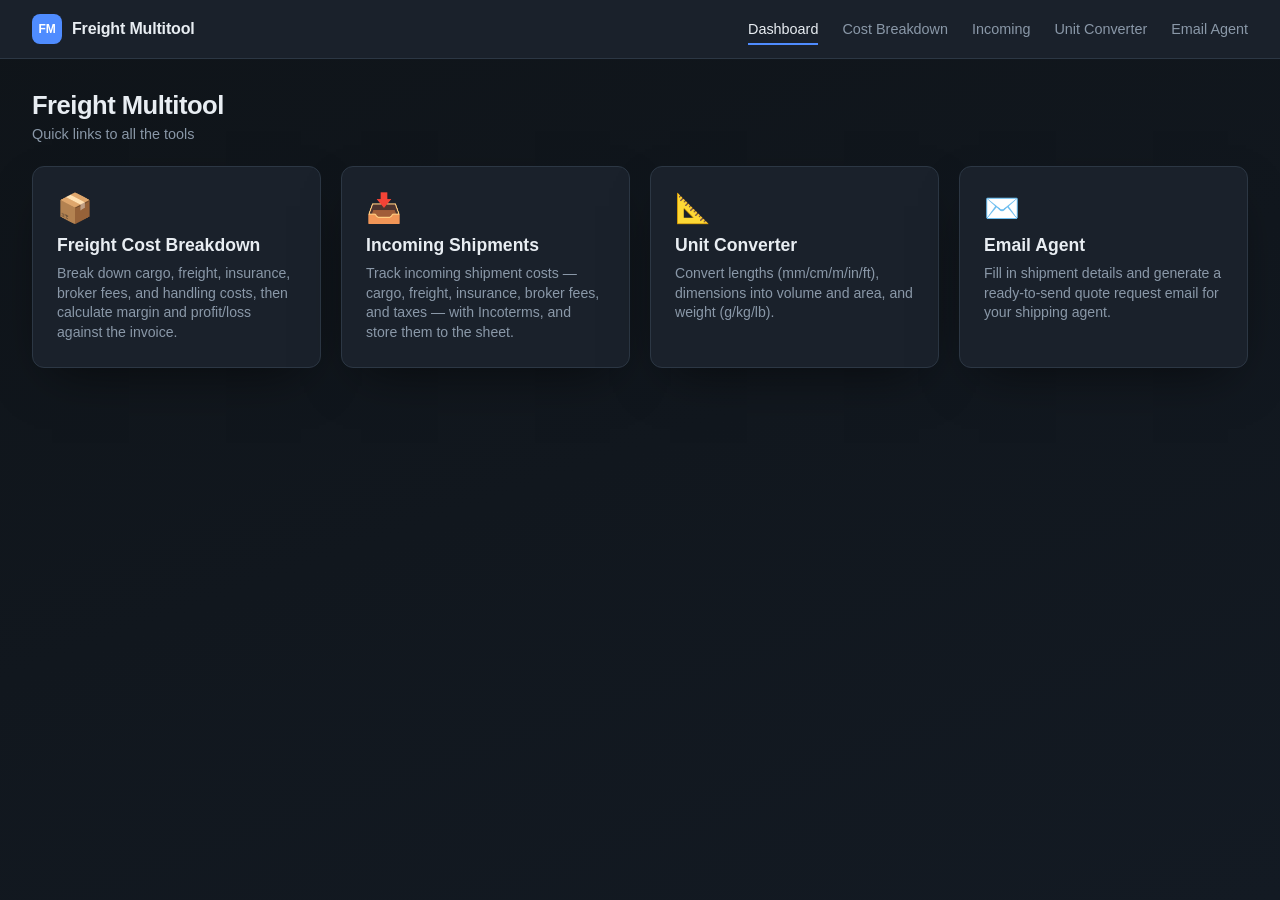
<file: index.html>
<!DOCTYPE html>
<html lang="en">
<head>
<meta charset="UTF-8">
<meta name="viewport" content="width=device-width, initial-scale=1.0">
<title>Freight Multitool</title>
<link rel="stylesheet" href="style.css?v=4">
</head>
<body>
  <nav class="navbar">
    <div class="navbar-brand">
      <a href="index.html" class="navbar-brand-link">
        <span class="navbar-logo">FM</span>
        <span>Freight Multitool</span>
      </a>
    </div>
    <ul class="navbar-links">
      <li><a href="index.html" class="active">Dashboard</a></li>
      <li><a href="freight.html">Cost Breakdown</a></li>
      <li><a href="incoming.html">Incoming</a></li>
      <li><a href="convert.html">Unit Converter</a></li>
      <li><a href="email.html">Email Agent</a></li>
    </ul>
  </nav>

  <div class="app">
    <header class="app-header">
      <h1>Freight Multitool</h1>
      <p class="subtitle">Quick links to all the tools</p>
    </header>

    <section class="dashboard-grid">
      <a href="freight.html" class="dash-card">
        <span class="dash-card-icon">📦</span>
        <h2>Freight Cost Breakdown</h2>
        <p>Break down cargo, freight, insurance, broker fees, and handling costs, then calculate margin and profit/loss against the invoice.</p>
      </a>

      <a href="incoming.html" class="dash-card">
        <span class="dash-card-icon">📥</span>
        <h2>Incoming Shipments</h2>
        <p>Track incoming shipment costs — cargo, freight, insurance, broker fees, and taxes — with Incoterms, and store them to the sheet.</p>
      </a>

      <a href="convert.html" class="dash-card">
        <span class="dash-card-icon">📐</span>
        <h2>Unit Converter</h2>
        <p>Convert lengths (mm/cm/m/in/ft), dimensions into volume and area, and weight (g/kg/lb).</p>
      </a>

      <a href="email.html" class="dash-card">
        <span class="dash-card-icon">✉️</span>
        <h2>Email Agent</h2>
        <p>Fill in shipment details and generate a ready-to-send quote request email for your shipping agent.</p>
      </a>
    </section>
  </div>
</body>
</html>
</file>
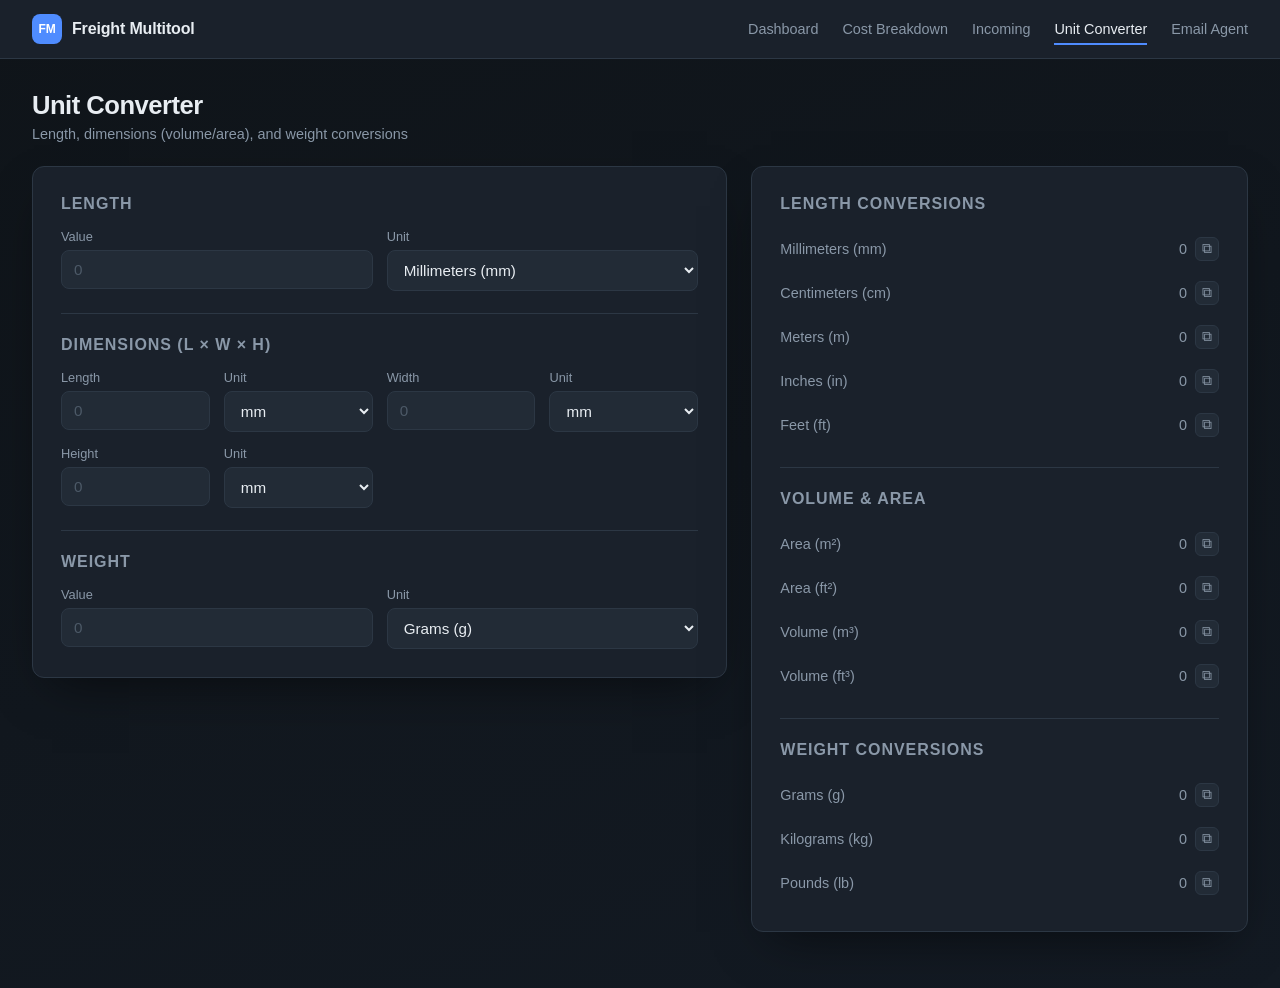
<file: convert.html>
<!DOCTYPE html>
<html lang="en">
<head>
<meta charset="UTF-8">
<meta name="viewport" content="width=device-width, initial-scale=1.0">
<title>Unit Converter</title>
<link rel="stylesheet" href="style.css?v=4">
</head>
<body>
  <nav class="navbar">
    <div class="navbar-brand">
      <a href="index.html" class="navbar-brand-link">
        <span class="navbar-logo">FM</span>
        <span>Freight Multitool</span>
      </a>
    </div>
    <ul class="navbar-links">
      <li><a href="index.html">Dashboard</a></li>
      <li><a href="freight.html">Cost Breakdown</a></li>
      <li><a href="incoming.html">Incoming</a></li>
      <li><a href="convert.html" class="active">Unit Converter</a></li>
      <li><a href="email.html">Email Agent</a></li>
    </ul>
  </nav>

  <div class="app">
    <header class="app-header">
      <h1>Unit Converter</h1>
      <p class="subtitle">Length, dimensions (volume/area), and weight conversions</p>
    </header>

    <main class="layout">
      <section class="card form-card">
        <h2 class="section-title">Length</h2>
        <section class="field-group">
          <div class="field">
            <label for="lengthValue">Value</label>
            <input type="number" id="lengthValue" step="any" placeholder="0">
          </div>
          <div class="field">
            <label for="lengthUnit">Unit</label>
            <select id="lengthUnit">
              <option value="mm">Millimeters (mm)</option>
              <option value="cm">Centimeters (cm)</option>
              <option value="m">Meters (m)</option>
              <option value="in">Inches (in)</option>
              <option value="ft">Feet (ft)</option>
            </select>
          </div>
        </section>

        <hr class="divider">

        <h2 class="section-title">Dimensions (L × W × H)</h2>
        <section class="field-group three-col">
          <div class="field">
            <label for="dimLength">Length</label>
            <input type="number" id="dimLength" step="any" placeholder="0">
          </div>
          <div class="field">
            <label for="dimLengthUnit">Unit</label>
            <select id="dimLengthUnit" class="dim-unit">
              <option value="mm">mm</option>
              <option value="cm">cm</option>
              <option value="m">m</option>
              <option value="in">in</option>
              <option value="ft">ft</option>
            </select>
          </div>
          <div class="field">
            <label for="dimWidth">Width</label>
            <input type="number" id="dimWidth" step="any" placeholder="0">
          </div>
          <div class="field">
            <label for="dimWidthUnit">Unit</label>
            <select id="dimWidthUnit" class="dim-unit">
              <option value="mm">mm</option>
              <option value="cm">cm</option>
              <option value="m">m</option>
              <option value="in">in</option>
              <option value="ft">ft</option>
            </select>
          </div>
          <div class="field">
            <label for="dimHeight">Height</label>
            <input type="number" id="dimHeight" step="any" placeholder="0">
          </div>
          <div class="field">
            <label for="dimHeightUnit">Unit</label>
            <select id="dimHeightUnit" class="dim-unit">
              <option value="mm">mm</option>
              <option value="cm">cm</option>
              <option value="m">m</option>
              <option value="in">in</option>
              <option value="ft">ft</option>
            </select>
          </div>
        </section>

        <hr class="divider">

        <h2 class="section-title">Weight</h2>
        <section class="field-group">
          <div class="field">
            <label for="weightValue">Value</label>
            <input type="number" id="weightValue" step="any" placeholder="0">
          </div>
          <div class="field">
            <label for="weightUnit">Unit</label>
            <select id="weightUnit">
              <option value="g">Grams (g)</option>
              <option value="kg">Kilograms (kg)</option>
              <option value="lb">Pounds (lb)</option>
            </select>
          </div>
        </section>
      </section>

      <section class="card results-card">
        <h2 class="section-title">Length Conversions</h2>
        <section class="results" id="lengthResults"></section>

        <hr class="divider">

        <h2 class="section-title">Volume &amp; Area</h2>
        <section class="results" id="dimResults"></section>

        <hr class="divider">

        <h2 class="section-title">Weight Conversions</h2>
        <section class="results" id="weightResults"></section>
      </section>
    </main>
  </div>

  <script src="convert.js?v=1"></script>
</body>
</html>
</file>
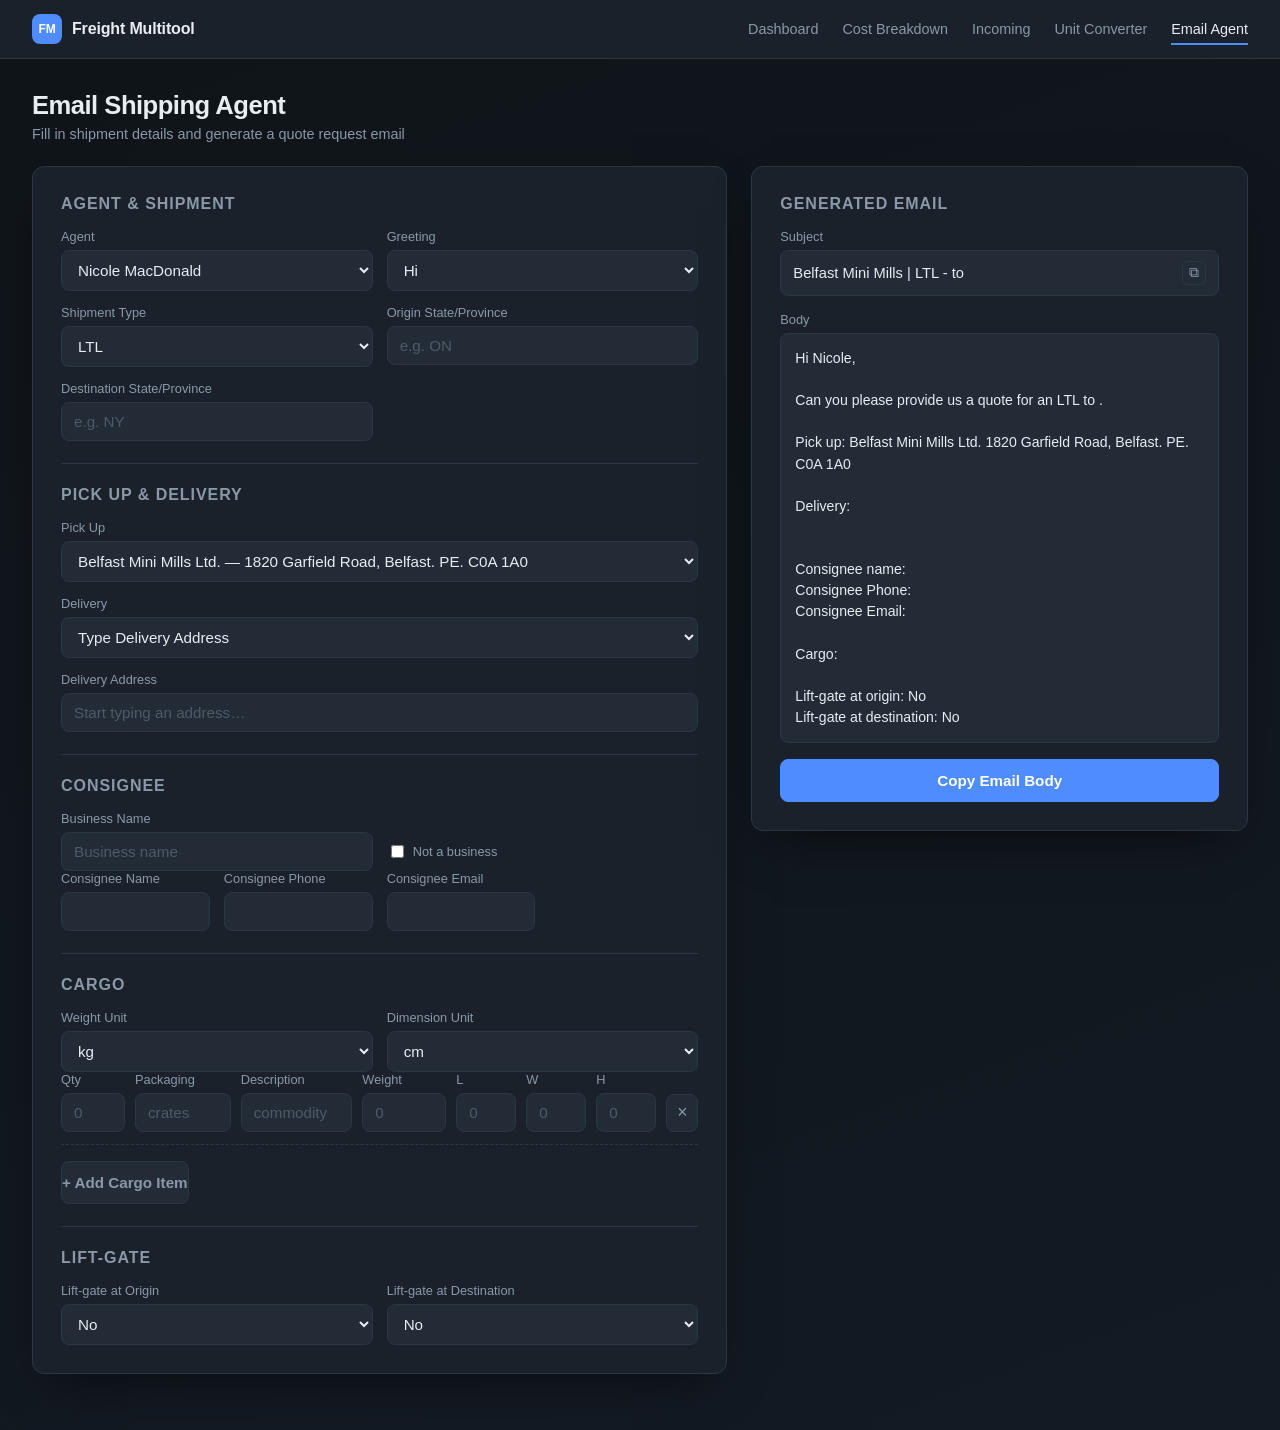
<file: email.html>
<!DOCTYPE html>
<html lang="en">
<head>
<meta charset="UTF-8">
<meta name="viewport" content="width=device-width, initial-scale=1.0">
<title>Email Shipping Agent</title>
<link rel="stylesheet" href="style.css?v=7">
</head>
<body>
  <nav class="navbar">
    <div class="navbar-brand">
      <a href="index.html" class="navbar-brand-link">
        <span class="navbar-logo">FM</span>
        <span>Freight Multitool</span>
      </a>
    </div>
    <ul class="navbar-links">
      <li><a href="index.html">Dashboard</a></li>
      <li><a href="freight.html">Cost Breakdown</a></li>
      <li><a href="incoming.html">Incoming</a></li>
      <li><a href="convert.html">Unit Converter</a></li>
      <li><a href="email.html" class="active">Email Agent</a></li>
    </ul>
  </nav>

  <div class="app">
    <header class="app-header">
      <h1>Email Shipping Agent</h1>
      <p class="subtitle">Fill in shipment details and generate a quote request email</p>
    </header>

    <main class="layout">
      <section class="card form-card">
        <h2 class="section-title">Agent &amp; Shipment</h2>
        <section class="field-group">
          <div class="field">
            <label for="agentSelect">Agent</label>
            <select id="agentSelect">
              <option value="Nicole MacDonald">Nicole MacDonald</option>
              <option value="new">New Agent…</option>
            </select>
          </div>
          <div class="field" id="newAgentField" hidden>
            <label for="newAgentName">Agent Name</label>
            <input type="text" id="newAgentName" placeholder="Agent full name">
          </div>
          <div class="field">
            <label for="greeting">Greeting</label>
            <select id="greeting">
              <option value="Hi">Hi</option>
              <option value="Hello">Hello</option>
              <option value="Dear">Dear</option>
            </select>
          </div>
          <div class="field">
            <label for="shipmentType">Shipment Type</label>
            <select id="shipmentType">
              <option value="LTL">LTL</option>
              <option value="FTL">FTL</option>
              <option value="LCL">LCL</option>
              <option value="FCL">FCL</option>
            </select>
          </div>
          <div class="field">
            <label for="originState">Origin State/Province</label>
            <input type="text" id="originState" placeholder="e.g. ON">
          </div>
          <div class="field">
            <label for="destinationState">Destination State/Province</label>
            <input type="text" id="destinationState" placeholder="e.g. NY">
          </div>
        </section>

        <hr class="divider">

        <h2 class="section-title">Pick Up &amp; Delivery</h2>
        <section class="field-group">
          <div class="field full-width">
            <label for="pickupType">Pick Up</label>
            <select id="pickupType">
              <option value="0">Belfast Mini Mills Ltd. — 1820 Garfield Road, Belfast. PE. C0A 1A0</option>
              <option value="new">Type Pick Up Address</option>
            </select>
          </div>
          <div class="field full-width" id="newPickupField" hidden>
            <label for="newPickupAddress">Pick Up Address</label>
            <input type="text" id="newPickupAddress" class="address-autocomplete" autocomplete="off" placeholder="Start typing an address…">
          </div>

          <div class="field full-width">
            <label for="deliveryType">Delivery</label>
            <select id="deliveryType">
              <option value="new" selected>Type Delivery Address</option>
              <option value="0">Belfast Mini Mills Ltd. — 1820 Garfield Road, Belfast. PE. C0A 1A0</option>
              <option value="1">Belfast Mini Mills — 627 Greek River Rd, Murray River, PE C0A 1W0</option>
            </select>
          </div>
          <div class="field full-width" id="newDeliveryField" hidden>
            <label for="deliveryAddress">Delivery Address</label>
            <input type="text" id="deliveryAddress" class="address-autocomplete" autocomplete="off" placeholder="Start typing an address…">
          </div>
        </section>

        <hr class="divider">

        <h2 class="section-title">Consignee</h2>
        <section class="field-group">
          <div class="field">
            <label for="businessName">Business Name</label>
            <input type="text" id="businessName" placeholder="Business name">
          </div>
          <div class="field checkbox-field">
            <label class="check-label">
              <input type="checkbox" id="notABusiness">
              <span>Not a business</span>
            </label>
          </div>
        </section>
        <section class="field-group three-col">
          <div class="field">
            <label for="consigneeName">Consignee Name</label>
            <input type="text" id="consigneeName">
          </div>
          <div class="field">
            <label for="consigneePhone">Consignee Phone</label>
            <input type="text" id="consigneePhone">
          </div>
          <div class="field">
            <label for="consigneeEmail">Consignee Email</label>
            <input type="email" id="consigneeEmail">
          </div>
        </section>

        <hr class="divider">

        <h2 class="section-title">Cargo</h2>

        <!-- Itemized cargo — LTL / LCL / Air -->
        <div id="itemizedCargo">
          <section class="field-group">
            <div class="field">
              <label for="weightUnit">Weight Unit</label>
              <select id="weightUnit">
                <option value="kg">kg</option>
                <option value="lb">lb</option>
              </select>
            </div>
            <div class="field">
              <label for="dimUnit">Dimension Unit</label>
              <select id="dimUnit">
                <option value="cm">cm</option>
                <option value="in">in</option>
              </select>
            </div>
          </section>

          <div id="cargoItems"></div>

          <button type="button" id="addCargoBtn" class="btn btn-secondary add-cargo-btn">+ Add Cargo Item</button>
        </div>

        <!-- Bulk cargo — FTL / FCL -->
        <div id="bulkCargo" hidden>
          <section class="field-group">
            <div class="field full-width">
              <label for="bulkCommodity">Commodity</label>
              <input type="text" id="bulkCommodity">
            </div>
            <div class="field">
              <label for="bulkItems">Total # of Items</label>
              <input type="number" id="bulkItems" min="0" step="1" placeholder="0">
            </div>
            <div class="field">
              <label for="bulkSpace">Space</label>
              <input type="number" id="bulkSpace" min="0" step="any" placeholder="0">
            </div>
            <div class="field">
              <label for="bulkSpaceUnit">Space Unit</label>
              <select id="bulkSpaceUnit">
                <option value="sq ft">sq ft</option>
                <option value="m³">cubic meter (m³)</option>
              </select>
            </div>
            <div class="field">
              <label for="bulkWeight">Total Weight</label>
              <input type="number" id="bulkWeight" min="0" step="any" placeholder="0">
            </div>
            <div class="field">
              <label for="bulkWeightUnit">Weight Unit</label>
              <select id="bulkWeightUnit">
                <option value="kg">kg</option>
                <option value="lb">lb</option>
              </select>
            </div>
            <div class="field full-width" id="containerSizeField">
              <label for="containerSize">Container Size Required</label>
              <select id="containerSize">
                <option value="20' Standard">20' Standard</option>
                <option value="40' Standard">40' Standard</option>
                <option value="40' High Cube">40' High Cube</option>
                <option value="45' High Cube">45' High Cube</option>
              </select>
            </div>
          </section>
        </div>

        <hr class="divider">

        <h2 class="section-title">Lift-Gate</h2>
        <section class="field-group">
          <div class="field">
            <label for="liftgateOrigin">Lift-gate at Origin</label>
            <select id="liftgateOrigin">
              <option value="No">No</option>
              <option value="Yes">Yes</option>
            </select>
          </div>
          <div class="field">
            <label for="liftgateDestination">Lift-gate at Destination</label>
            <select id="liftgateDestination">
              <option value="No">No</option>
              <option value="Yes">Yes</option>
            </select>
          </div>
        </section>
      </section>

      <section class="card results-card">
        <h2 class="section-title">Generated Email</h2>

        <div class="field">
          <label>Subject</label>
          <div class="value-with-copy email-subject-row">
            <span id="emailSubject" class="email-subject"></span>
            <button type="button" class="copy-btn" id="copySubjectBtn" title="Copy subject">⧉</button>
          </div>
        </div>

        <div class="field" style="margin-top: 16px;">
          <label>Body</label>
          <pre id="emailBody" class="email-body"></pre>
        </div>

        <button type="button" id="copyBodyBtn" class="btn btn-primary copy-body-btn">Copy Email Body</button>
      </section>
    </main>
  </div>

  <script src="email.js?v=3"></script>
</body>
</html>
</file>
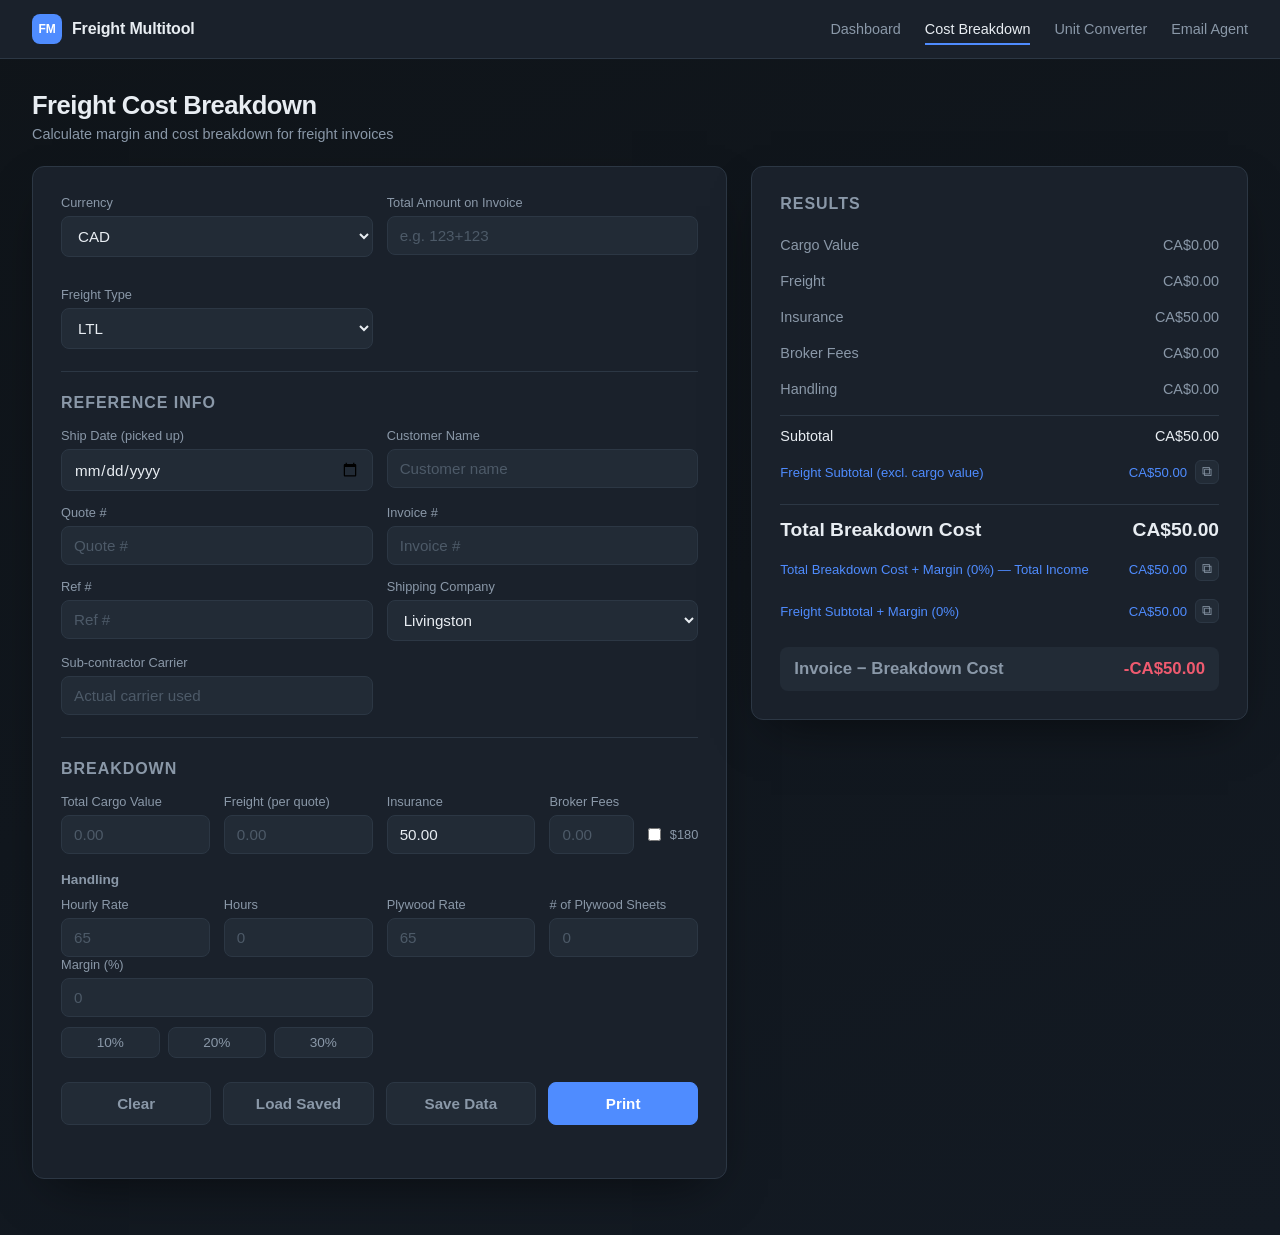
<file: freight.html>
<!DOCTYPE html>
<html lang="en">
<head>
<meta charset="UTF-8">
<meta name="viewport" content="width=device-width, initial-scale=1.0">
<title>Freight Cost Breakdown</title>
<link rel="stylesheet" href="style.css?v=8">
</head>
<body>
  <nav class="navbar">
    <div class="navbar-brand">
      <a href="index.html" class="navbar-brand-link">
        <span class="navbar-logo">FM</span>
        <span>Freight Multitool</span>
      </a>
    </div>
    <ul class="navbar-links">
      <li><a href="index.html">Dashboard</a></li>
      <li><a href="freight.html" class="active">Cost Breakdown</a></li>
      <li><a href="convert.html">Unit Converter</a></li>
      <li><a href="email.html">Email Agent</a></li>
    </ul>
  </nav>

  <div class="app">
    <header class="app-header">
      <h1>Freight Cost Breakdown</h1>
      <p class="subtitle">Calculate margin and cost breakdown for freight invoices</p>
    </header>

    <main class="layout">
      <section class="card form-card">
        <section class="field-group">
          <div class="field">
            <label for="currency">Currency</label>
            <select id="currency">
              <option value="CAD">CAD</option>
              <option value="USD">USD</option>
            </select>
          </div>
          <div class="field">
            <label for="invoiceTotal">Total Amount on Invoice</label>
            <input type="text" inputmode="decimal" id="invoiceTotal" placeholder="e.g. 123+123">
            <span class="calc-hint" id="invoiceTotalHint"></span>
          </div>
          <div class="field">
            <label for="freightType">Freight Type</label>
            <select id="freightType">
              <option value="LTL">LTL</option>
              <option value="FTL">FTL</option>
              <option value="LCL">LCL</option>
              <option value="FCL">FCL</option>
              <option value="Air">Air</option>
            </select>
          </div>
          <div class="field" id="exchangeRateField" hidden>
            <label for="exchangeRate">Exchange Rate (USD → CAD)</label>
            <input type="number" id="exchangeRate" min="0" step="0.0001" value="1.35">
          </div>
        </section>

        <hr class="divider">

        <h2 class="section-title">Reference Info</h2>
        <section class="field-group">
          <div class="field">
            <label for="shipDate">Ship Date (picked up)</label>
            <input type="date" id="shipDate">
          </div>
          <div class="field">
            <label for="customerName">Customer Name</label>
            <input type="text" id="customerName" placeholder="Customer name">
          </div>
          <div class="field">
            <label for="quoteNumber">Quote #</label>
            <input type="text" id="quoteNumber" placeholder="Quote #">
          </div>
          <div class="field">
            <label for="invoiceNumber">Invoice #</label>
            <input type="text" id="invoiceNumber" placeholder="Invoice #">
          </div>
          <div class="field">
            <label for="refNumber">Ref #</label>
            <input type="text" id="refNumber" placeholder="Ref #">
          </div>
          <div class="field">
            <label for="carrier">Shipping Company</label>
            <select id="carrier">
              <option value="Livingston">Livingston</option>
              <option value="FedEx">FedEx</option>
              <option value="UPS">UPS</option>
              <option value="Purolator">Purolator</option>
              <option value="Canada Post">Canada Post</option>
              <option value="Day &amp; Ross">Day &amp; Ross</option>
              <option value="DHL">DHL</option>
              <option value="new">Add new…</option>
            </select>
          </div>
          <div class="field" id="carrierNewField" hidden>
            <label for="carrierNew">New Carrier Name</label>
            <input type="text" id="carrierNew" placeholder="Carrier name">
          </div>
          <div class="field" id="subContractorField">
            <label for="subContractor">Sub-contractor Carrier</label>
            <input type="text" id="subContractor" placeholder="Actual carrier used">
          </div>
        </section>

        <hr class="divider">

        <h2 class="section-title">Breakdown</h2>

        <section class="field-group three-col">
          <div class="field">
            <label for="cargoValue">Total Cargo Value</label>
            <input type="number" id="cargoValue" min="0" step="0.01" placeholder="0.00">
          </div>
          <div class="field">
            <label for="freight">Freight (per quote)</label>
            <input type="number" id="freight" min="0" step="0.01" placeholder="0.00">
          </div>
          <div class="field">
            <label for="insurance">Insurance</label>
            <input type="number" id="insurance" min="0" step="0.01" placeholder="0.00">
          </div>
          <div class="field">
            <label for="brokerFees">Broker Fees</label>
            <div class="input-with-check">
              <input type="number" id="brokerFees" min="0" step="0.01" placeholder="0.00">
              <label class="check-label">
                <input type="checkbox" id="brokerFeesFlat">
                <span>$180</span>
              </label>
            </div>
          </div>
        </section>

        <h3 class="subsection-title">Handling</h3>
        <section class="field-group three-col">
          <div class="field">
            <label for="hourlyRate">Hourly Rate</label>
            <input type="number" id="hourlyRate" min="0" step="0.01" placeholder="65">
          </div>
          <div class="field">
            <label for="hours">Hours</label>
            <input type="number" id="hours" min="0" step="0.25" placeholder="0">
          </div>
          <div class="field">
            <label for="plywoodRate">Plywood Rate</label>
            <input type="number" id="plywoodRate" min="0" step="0.01" placeholder="65">
          </div>
          <div class="field">
            <label for="plywoodSheets"># of Plywood Sheets</label>
            <input type="number" id="plywoodSheets" min="0" step="1" placeholder="0">
          </div>
        </section>

        <section class="field-group">
          <div class="field">
            <label for="margin">Margin (%)</label>
            <input type="number" id="margin" min="0" step="0.1" placeholder="0">
            <div class="quick-buttons">
              <button type="button" class="margin-btn" data-value="10">10%</button>
              <button type="button" class="margin-btn" data-value="20">20%</button>
              <button type="button" class="margin-btn" data-value="30">30%</button>
            </div>
          </div>
        </section>

        <div class="action-buttons">
          <button type="button" id="clearBtn" class="btn btn-secondary">Clear</button>
          <button type="button" id="loadBtn" class="btn btn-secondary">Load Saved</button>
          <button type="button" id="saveBtn" class="btn btn-secondary">Save Data</button>
          <button type="button" id="updateBtn" class="btn btn-secondary" hidden>Update</button>
          <button type="button" id="printBtn" class="btn btn-primary">Print</button>
        </div>
        <p class="save-status" id="saveStatus"></p>
      </section>

      <section class="card results-card">
        <h2 class="section-title">Results</h2>
        <section class="results">
          <div class="result-row">
            <span>Cargo Value</span>
            <span id="r-cargoValue">$0.00</span>
          </div>
          <div class="result-row">
            <span>Freight</span>
            <span id="r-freight">$0.00</span>
          </div>
          <div class="result-row">
            <span>Insurance</span>
            <span id="r-insurance">$0.00</span>
          </div>
          <div class="result-row">
            <span>Broker Fees</span>
            <span id="r-brokerFees">$0.00</span>
          </div>
          <div class="result-row">
            <span>Handling</span>
            <span id="r-handling">$0.00</span>
          </div>
          <div class="result-row subtotal">
            <span>Subtotal</span>
            <span id="r-subtotal">$0.00</span>
          </div>
          <div class="result-row sub-note">
            <span>Freight Subtotal (excl. cargo value)</span>
            <span class="value-with-copy">
              <span id="r-freightSubtotal">$0.00</span>
              <button type="button" class="copy-btn" data-copy-target="r-freightSubtotal" title="Copy value">⧉</button>
            </span>
          </div>
          <div class="result-row total">
            <span>Total Breakdown Cost</span>
            <span id="r-breakdownTotal">$0.00</span>
          </div>
          <div class="result-row sub-note">
            <span>Total Breakdown Cost + Margin (<span id="r-marginPct2">0</span>%) — Total Income</span>
            <span class="value-with-copy">
              <span id="r-totalIncome">$0.00</span>
              <button type="button" class="copy-btn" data-copy-target="r-totalIncome" title="Copy value">⧉</button>
            </span>
          </div>
          <div class="result-row sub-note">
            <span>Freight Subtotal + Margin (<span id="r-marginPct">0</span>%)</span>
            <span class="value-with-copy">
              <span id="r-freightChargeable">$0.00</span>
              <button type="button" class="copy-btn" data-copy-target="r-freightChargeable" title="Copy value">⧉</button>
            </span>
          </div>
          <div class="result-row diff" id="r-diffRow">
            <span>Invoice − Breakdown Cost</span>
            <span id="r-diff">$0.00</span>
          </div>
        </section>
      </section>
    </main>
  </div>

  <div id="printArea" class="print-only"></div>

  <div id="loadModal" class="modal-overlay" hidden>
    <div class="modal">
      <div class="modal-header">
        <h2>Load Saved Record</h2>
        <button type="button" id="loadCloseBtn" class="modal-close" title="Close">×</button>
      </div>
      <input type="text" id="loadSearch" class="modal-search" placeholder="Search by customer, ref #, invoice #, quote #…">
      <div id="loadList" class="load-list"></div>
      <p class="save-status" id="loadStatus"></p>
    </div>
  </div>

  <script src="app.js?v=8"></script>
</body>
</html>
</file>
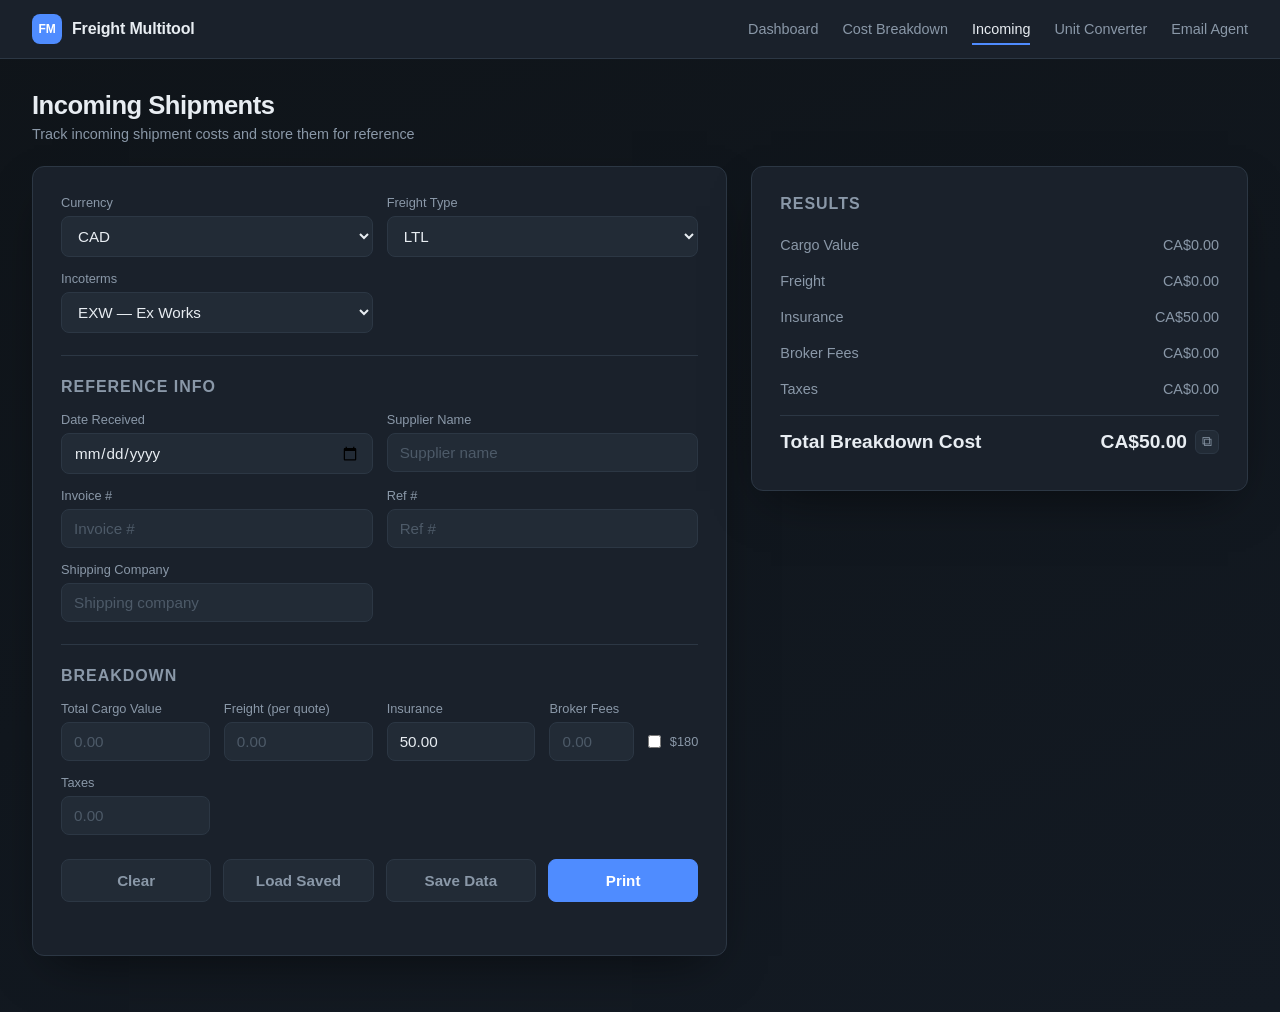
<file: incoming.html>
<!DOCTYPE html>
<html lang="en">
<head>
<meta charset="UTF-8">
<meta name="viewport" content="width=device-width, initial-scale=1.0">
<title>Incoming Shipments</title>
<link rel="stylesheet" href="style.css?v=8">
</head>
<body>
  <nav class="navbar">
    <div class="navbar-brand">
      <a href="index.html" class="navbar-brand-link">
        <span class="navbar-logo">FM</span>
        <span>Freight Multitool</span>
      </a>
    </div>
    <ul class="navbar-links">
      <li><a href="index.html">Dashboard</a></li>
      <li><a href="freight.html">Cost Breakdown</a></li>
      <li><a href="incoming.html" class="active">Incoming</a></li>
      <li><a href="convert.html">Unit Converter</a></li>
      <li><a href="email.html">Email Agent</a></li>
    </ul>
  </nav>

  <div class="app">
    <header class="app-header">
      <h1>Incoming Shipments</h1>
      <p class="subtitle">Track incoming shipment costs and store them for reference</p>
    </header>

    <main class="layout">
      <section class="card form-card">
        <section class="field-group">
          <div class="field">
            <label for="currency">Currency</label>
            <select id="currency">
              <option value="CAD">CAD</option>
              <option value="USD">USD</option>
            </select>
          </div>
          <div class="field">
            <label for="freightType">Freight Type</label>
            <select id="freightType">
              <option value="LTL">LTL</option>
              <option value="FTL">FTL</option>
              <option value="LCL">LCL</option>
              <option value="FCL">FCL</option>
              <option value="Air">Air</option>
            </select>
          </div>
          <div class="field">
            <label for="incoterms">Incoterms</label>
            <select id="incoterms">
              <option value="EXW">EXW — Ex Works</option>
              <option value="FCA">FCA — Free Carrier</option>
              <option value="FAS">FAS — Free Alongside Ship</option>
              <option value="FOB">FOB — Free On Board</option>
              <option value="CFR">CFR — Cost and Freight</option>
              <option value="CIF">CIF — Cost, Insurance and Freight</option>
              <option value="CPT">CPT — Carriage Paid To</option>
              <option value="CIP">CIP — Carriage and Insurance Paid To</option>
              <option value="DAP">DAP — Delivered At Place</option>
              <option value="DPU">DPU — Delivered At Place Unloaded</option>
              <option value="DDP">DDP — Delivered Duty Paid</option>
            </select>
          </div>
          <div class="field" id="exchangeRateField" hidden>
            <label for="exchangeRate">Exchange Rate (USD → CAD)</label>
            <input type="number" id="exchangeRate" min="0" step="0.0001" value="1.35">
          </div>
        </section>

        <hr class="divider">

        <h2 class="section-title">Reference Info</h2>
        <section class="field-group">
          <div class="field">
            <label for="dateReceived">Date Received</label>
            <input type="date" id="dateReceived">
          </div>
          <div class="field">
            <label for="supplierName">Supplier Name</label>
            <input type="text" id="supplierName" placeholder="Supplier name">
          </div>
          <div class="field">
            <label for="invoiceNumber">Invoice #</label>
            <input type="text" id="invoiceNumber" placeholder="Invoice #">
          </div>
          <div class="field">
            <label for="refNumber">Ref #</label>
            <input type="text" id="refNumber" placeholder="Ref #">
          </div>
          <div class="field">
            <label for="shippingCompany">Shipping Company</label>
            <input type="text" id="shippingCompany" placeholder="Shipping company">
          </div>
        </section>

        <hr class="divider">

        <h2 class="section-title">Breakdown</h2>
        <section class="field-group three-col">
          <div class="field">
            <label for="cargoValue">Total Cargo Value</label>
            <input type="number" id="cargoValue" min="0" step="0.01" placeholder="0.00">
          </div>
          <div class="field">
            <label for="freight">Freight (per quote)</label>
            <input type="number" id="freight" min="0" step="0.01" placeholder="0.00">
          </div>
          <div class="field">
            <label for="insurance">Insurance</label>
            <input type="number" id="insurance" min="0" step="0.01" placeholder="0.00">
          </div>
          <div class="field">
            <label for="brokerFees">Broker Fees</label>
            <div class="input-with-check">
              <input type="number" id="brokerFees" min="0" step="0.01" placeholder="0.00">
              <label class="check-label">
                <input type="checkbox" id="brokerFeesFlat">
                <span>$180</span>
              </label>
            </div>
          </div>
          <div class="field">
            <label for="taxes">Taxes</label>
            <input type="number" id="taxes" min="0" step="0.01" placeholder="0.00">
          </div>
        </section>

        <div class="action-buttons">
          <button type="button" id="clearBtn" class="btn btn-secondary">Clear</button>
          <button type="button" id="loadBtn" class="btn btn-secondary">Load Saved</button>
          <button type="button" id="saveBtn" class="btn btn-secondary">Save Data</button>
          <button type="button" id="updateBtn" class="btn btn-secondary" hidden>Update</button>
          <button type="button" id="printBtn" class="btn btn-primary">Print</button>
        </div>
        <p class="save-status" id="saveStatus"></p>
      </section>

      <section class="card results-card">
        <h2 class="section-title">Results</h2>
        <section class="results">
          <div class="result-row">
            <span>Cargo Value</span>
            <span id="r-cargoValue">$0.00</span>
          </div>
          <div class="result-row">
            <span>Freight</span>
            <span id="r-freight">$0.00</span>
          </div>
          <div class="result-row">
            <span>Insurance</span>
            <span id="r-insurance">$0.00</span>
          </div>
          <div class="result-row">
            <span>Broker Fees</span>
            <span id="r-brokerFees">$0.00</span>
          </div>
          <div class="result-row">
            <span>Taxes</span>
            <span id="r-taxes">$0.00</span>
          </div>
          <div class="result-row total">
            <span>Total Breakdown Cost</span>
            <span class="value-with-copy">
              <span id="r-subtotal">$0.00</span>
              <button type="button" class="copy-btn" data-copy-target="r-subtotal" title="Copy value">⧉</button>
            </span>
          </div>
        </section>
      </section>
    </main>
  </div>

  <div id="printArea" class="print-only"></div>

  <div id="loadModal" class="modal-overlay" hidden>
    <div class="modal">
      <div class="modal-header">
        <h2>Load Saved Incoming Shipment</h2>
        <button type="button" id="loadCloseBtn" class="modal-close" title="Close">×</button>
      </div>
      <input type="text" id="loadSearch" class="modal-search" placeholder="Search by supplier, ref #, invoice #…">
      <div id="loadList" class="load-list"></div>
      <p class="save-status" id="loadStatus"></p>
    </div>
  </div>

  <script src="incoming.js?v=1"></script>
</body>
</html>
</file>
<file: style.css>
:root {
  --bg: #0f1419;
  --card-bg: #1a212b;
  --field-bg: #222b36;
  --border: #2c3744;
  --text: #e8edf2;
  --text-dim: #8a98a8;
  --accent: #4f8cff;
  --accent-dim: #335c99;
  --positive: #36c98e;
  --negative: #ef5a6f;
  --radius: 12px;
}

* {
  box-sizing: border-box;
}

body {
  margin: 0;
  min-height: 100vh;
  background: linear-gradient(160deg, #0f1419 0%, #131a23 100%);
  font-family: "Inter", -apple-system, BlinkMacSystemFont, "Segoe UI", sans-serif;
  color: var(--text);
}

.navbar {
  display: flex;
  align-items: center;
  justify-content: space-between;
  padding: 14px 32px;
  background: var(--card-bg);
  border-bottom: 1px solid var(--border);
  position: sticky;
  top: 0;
  z-index: 10;
}

.navbar-brand {
  display: flex;
  align-items: center;
  gap: 10px;
  font-weight: 600;
  letter-spacing: -0.01em;
}

.navbar-brand-link {
  display: flex;
  align-items: center;
  gap: 10px;
  color: var(--text);
  text-decoration: none;
}

.navbar-logo {
  display: inline-flex;
  align-items: center;
  justify-content: center;
  width: 30px;
  height: 30px;
  border-radius: 8px;
  background: var(--accent);
  color: #fff;
  font-size: 0.75rem;
  font-weight: 700;
}

.navbar-links {
  display: flex;
  list-style: none;
  gap: 24px;
  margin: 0;
  padding: 0;
}

.navbar-links a {
  color: var(--text-dim);
  text-decoration: none;
  font-size: 0.9rem;
  padding: 6px 0;
  border-bottom: 2px solid transparent;
  transition: color 0.15s ease, border-color 0.15s ease;
}

.navbar-links a:hover {
  color: var(--text);
}

.navbar-links a.active {
  color: var(--text);
  border-color: var(--accent);
}

.app {
  width: 100%;
  max-width: 1280px;
  margin: 0 auto;
  padding: 32px 32px 56px;
}

.app-header {
  text-align: left;
  margin-bottom: 24px;
}

.app-header h1 {
  font-size: 1.6rem;
  margin: 0 0 6px;
  letter-spacing: -0.02em;
}

.subtitle {
  color: var(--text-dim);
  margin: 0;
  font-size: 0.9rem;
}

.layout {
  display: grid;
  grid-template-columns: minmax(0, 1.4fr) minmax(360px, 1fr);
  gap: 24px;
  align-items: start;
}

.card {
  background: var(--card-bg);
  border: 1px solid var(--border);
  border-radius: var(--radius);
  padding: 28px;
  box-shadow: 0 20px 50px -20px rgba(0, 0, 0, 0.6);
}

.results-card {
  position: sticky;
  top: 88px;
}

.section-title {
  font-size: 1rem;
  text-transform: uppercase;
  letter-spacing: 0.06em;
  color: var(--text-dim);
  margin: 0 0 16px;
}

.subsection-title {
  font-size: 0.85rem;
  color: var(--text-dim);
  margin: 18px 0 10px;
  display: flex;
  align-items: center;
  gap: 8px;
}

.rate-tag {
  background: var(--field-bg);
  border: 1px solid var(--border);
  color: var(--accent);
  padding: 2px 8px;
  border-radius: 100px;
  font-size: 0.75rem;
}

.field-group {
  display: grid;
  grid-template-columns: 1fr 1fr;
  gap: 14px;
}

.field-group.three-col {
  grid-template-columns: repeat(4, 1fr);
}

.field.full-width {
  grid-column: 1 / -1;
}

.field {
  position: relative;
}

.autocomplete-list {
  list-style: none;
  margin: 4px 0 0;
  padding: 4px;
  position: absolute;
  top: 100%;
  left: 0;
  right: 0;
  z-index: 20;
  background: var(--card-bg);
  border: 1px solid var(--border);
  border-radius: 8px;
  box-shadow: 0 12px 30px -10px rgba(0, 0, 0, 0.6);
  display: none;
  max-height: 240px;
  overflow-y: auto;
}

.autocomplete-list.open {
  display: block;
}

.autocomplete-list li {
  padding: 8px 10px;
  border-radius: 6px;
  font-size: 0.88rem;
  cursor: pointer;
  color: var(--text);
}

.autocomplete-list li:hover {
  background: var(--field-bg);
}

.field {
  display: flex;
  flex-direction: column;
  gap: 6px;
}

.field label {
  font-size: 0.8rem;
  color: var(--text-dim);
}

.field input,
.field select,
.field textarea {
  background: var(--field-bg);
  border: 1px solid var(--border);
  border-radius: 8px;
  padding: 10px 12px;
  color: var(--text);
  font-size: 0.95rem;
  font-family: inherit;
  transition: border-color 0.15s ease;
  outline: none;
  width: 100%;
  resize: vertical;
}

.field input:focus,
.field select:focus,
.field textarea:focus {
  border-color: var(--accent);
}

.input-with-check {
  display: flex;
  align-items: center;
  gap: 10px;
}

.input-with-check input[type="number"] {
  flex: 1;
}

.check-label {
  display: flex;
  align-items: center;
  gap: 6px;
  font-size: 0.8rem;
  color: var(--text-dim);
  white-space: nowrap;
  cursor: pointer;
  user-select: none;
}

.check-label input[type="checkbox"] {
  width: auto;
  accent-color: var(--accent);
  cursor: pointer;
}

.quick-buttons {
  display: flex;
  gap: 8px;
  margin-top: 4px;
}

.quick-buttons button {
  flex: 1;
  background: var(--field-bg);
  border: 1px solid var(--border);
  color: var(--text-dim);
  border-radius: 8px;
  padding: 7px 0;
  font-size: 0.85rem;
  cursor: pointer;
  transition: border-color 0.15s ease, color 0.15s ease;
}

.quick-buttons button:hover {
  border-color: var(--accent);
  color: var(--text);
}

.quick-buttons button.active {
  border-color: var(--accent);
  background: var(--accent-dim);
  color: var(--text);
}

.field input::placeholder {
  color: #4d5a68;
}

.field[hidden] {
  display: none;
}

.checkbox-field {
  justify-content: flex-end;
  padding-bottom: 10px;
}

.cargo-item {
  display: grid;
  grid-template-columns: 64px 1.2fr 1.4fr 84px 60px 60px 60px 32px;
  gap: 10px;
  align-items: end;
  margin-bottom: 12px;
  padding-bottom: 12px;
  border-bottom: 1px dashed var(--border);
}

.cargo-item .field {
  min-width: 0;
}

.ci-remove {
  height: 38px;
  background: var(--field-bg);
  border: 1px solid var(--border);
  color: var(--text-dim);
  border-radius: 8px;
  cursor: pointer;
  font-size: 1.1rem;
  line-height: 1;
  transition: border-color 0.15s ease, color 0.15s ease;
}

.ci-remove:hover {
  border-color: var(--negative);
  color: var(--negative);
}

.add-cargo-btn {
  flex: 0 0 auto;
  width: auto;
  padding: 9px 16px;
  margin-top: 4px;
}

@media (max-width: 820px) {
  .cargo-item {
    grid-template-columns: repeat(2, 1fr);
  }

  .ci-remove {
    grid-column: 1 / -1;
    height: 34px;
  }
}

.action-buttons {
  display: flex;
  gap: 12px;
  margin-top: 24px;
}

.btn {
  flex: 1;
  padding: 12px 0;
  border-radius: 8px;
  font-size: 0.95rem;
  font-weight: 600;
  cursor: pointer;
  border: 1px solid var(--border);
  transition: border-color 0.15s ease, background 0.15s ease, color 0.15s ease;
}

.btn-secondary {
  background: var(--field-bg);
  color: var(--text-dim);
}

.btn-secondary:hover {
  border-color: var(--negative);
  color: var(--negative);
}

.btn-primary {
  background: var(--accent);
  border-color: var(--accent);
  color: #fff;
}

.btn-primary:hover {
  background: var(--accent-dim);
}

.save-status {
  font-size: 0.82rem;
  color: var(--text-dim);
  margin: 12px 0 0;
  min-height: 1em;
  line-height: 1.4;
}

.save-status.ok {
  color: var(--positive);
}

.save-status.error {
  color: var(--negative);
}

.calc-hint {
  font-size: 0.78rem;
  color: var(--accent);
  min-height: 1em;
}

.calc-hint.error {
  color: var(--negative);
}

.divider {
  border: none;
  border-top: 1px solid var(--border);
  margin: 22px 0;
}

.results {
  display: flex;
  flex-direction: column;
  gap: 4px;
}

.result-row {
  display: flex;
  justify-content: space-between;
  align-items: baseline;
  padding: 8px 0;
  font-size: 0.9rem;
  color: var(--text-dim);
}

.result-row.subtotal {
  border-top: 1px solid var(--border);
  margin-top: 6px;
  padding-top: 12px;
  color: var(--text);
  font-weight: 500;
}

.result-row.sub-note {
  font-size: 0.82rem;
  color: var(--accent);
  padding: 4px 0 10px;
}

.value-with-copy {
  display: inline-flex;
  align-items: center;
  gap: 8px;
}

.copy-btn {
  background: var(--field-bg);
  border: 1px solid var(--border);
  color: var(--text-dim);
  border-radius: 6px;
  width: 24px;
  height: 24px;
  font-size: 0.85rem;
  line-height: 1;
  cursor: pointer;
  display: inline-flex;
  align-items: center;
  justify-content: center;
  transition: border-color 0.15s ease, color 0.15s ease;
}

.copy-btn:hover {
  border-color: var(--accent);
  color: var(--text);
}

.copy-btn.copied {
  border-color: var(--positive);
  color: var(--positive);
}

.result-row.total {
  border-top: 1px solid var(--border);
  margin-top: 6px;
  padding-top: 14px;
  font-size: 1.2rem;
  font-weight: 700;
  color: var(--text);
}

.result-row.diff {
  margin-top: 10px;
  font-size: 1.05rem;
  font-weight: 600;
  border-radius: 8px;
  padding: 12px 14px;
  background: var(--field-bg);
}

.result-row.diff.positive span:last-child {
  color: var(--positive);
}

.result-row.diff.negative span:last-child {
  color: var(--negative);
}

@media (max-width: 980px) {
  .layout {
    grid-template-columns: 1fr;
  }

  .results-card {
    position: static;
  }

  .field-group.three-col {
    grid-template-columns: 1fr 1fr;
  }
}

@media (max-width: 640px) {
  .navbar {
    padding: 12px 16px;
  }

  .navbar-links {
    gap: 14px;
  }

  .app {
    padding: 20px 16px 40px;
  }

  .card {
    padding: 20px;
  }
}

@media (max-width: 480px) {
  .field-group,
  .field-group.three-col {
    grid-template-columns: 1fr;
  }
}

.dashboard-grid {
  display: grid;
  grid-template-columns: repeat(auto-fit, minmax(260px, 1fr));
  gap: 20px;
}

.dash-card {
  background: var(--card-bg);
  border: 1px solid var(--border);
  border-radius: var(--radius);
  padding: 24px;
  text-decoration: none;
  color: var(--text);
  box-shadow: 0 20px 50px -20px rgba(0, 0, 0, 0.6);
  transition: border-color 0.15s ease, transform 0.15s ease;
}

.dash-card:hover {
  border-color: var(--accent);
  transform: translateY(-2px);
}

.dash-card-icon {
  font-size: 1.8rem;
  display: block;
  margin-bottom: 10px;
}

.dash-card h2 {
  font-size: 1.1rem;
  margin: 0 0 8px;
}

.dash-card p {
  color: var(--text-dim);
  font-size: 0.88rem;
  margin: 0;
  line-height: 1.4;
}

.email-subject-row {
  background: var(--field-bg);
  border: 1px solid var(--border);
  border-radius: 8px;
  padding: 10px 12px;
  justify-content: space-between;
}

.email-subject {
  font-size: 0.92rem;
  word-break: break-word;
}

.email-body {
  background: var(--field-bg);
  border: 1px solid var(--border);
  border-radius: 8px;
  padding: 14px;
  font-family: inherit;
  font-size: 0.88rem;
  line-height: 1.5;
  white-space: pre-wrap;
  word-break: break-word;
  margin: 0;
  max-height: 60vh;
  overflow-y: auto;
}

.copy-body-btn {
  margin-top: 16px;
  width: 100%;
}

/* ---- Load Saved modal ---- */
.modal-overlay {
  position: fixed;
  inset: 0;
  z-index: 100;
  background: rgba(6, 10, 14, 0.7);
  display: flex;
  align-items: flex-start;
  justify-content: center;
  padding: 60px 16px;
  overflow-y: auto;
}

.modal-overlay[hidden] {
  display: none;
}

.modal {
  background: var(--card-bg);
  border: 1px solid var(--border);
  border-radius: var(--radius);
  width: 100%;
  max-width: 560px;
  padding: 24px;
  box-shadow: 0 30px 70px -20px rgba(0, 0, 0, 0.7);
}

.modal-header {
  display: flex;
  align-items: center;
  justify-content: space-between;
  margin-bottom: 16px;
}

.modal-header h2 {
  font-size: 1.1rem;
  margin: 0;
}

.modal-close {
  background: var(--field-bg);
  border: 1px solid var(--border);
  color: var(--text-dim);
  border-radius: 8px;
  width: 32px;
  height: 32px;
  font-size: 1.2rem;
  line-height: 1;
  cursor: pointer;
}

.modal-close:hover {
  border-color: var(--negative);
  color: var(--negative);
}

.modal-search {
  width: 100%;
  background: var(--field-bg);
  border: 1px solid var(--border);
  border-radius: 8px;
  padding: 10px 12px;
  color: var(--text);
  font-size: 0.95rem;
  font-family: inherit;
  outline: none;
  margin-bottom: 14px;
}

.modal-search:focus {
  border-color: var(--accent);
}

.load-list {
  display: flex;
  flex-direction: column;
  gap: 8px;
  max-height: 50vh;
  overflow-y: auto;
}

.load-item {
  display: flex;
  flex-direction: column;
  gap: 4px;
  text-align: left;
  background: var(--field-bg);
  border: 1px solid var(--border);
  border-radius: 8px;
  padding: 10px 12px;
  cursor: pointer;
  color: var(--text);
  transition: border-color 0.15s ease, transform 0.1s ease;
}

.load-item:hover {
  border-color: var(--accent);
  transform: translateY(-1px);
}

.load-item-main {
  font-size: 0.92rem;
  font-weight: 500;
}

.load-item-sub {
  font-size: 0.8rem;
  color: var(--text-dim);
}

.load-empty {
  color: var(--text-dim);
  font-size: 0.88rem;
  text-align: center;
  padding: 16px 0;
  margin: 0;
}

.print-only {
  display: none;
}

@media print {
  html,
  body {
    margin: 0;
    padding: 0;
    height: auto;
  }

  .navbar,
  .app {
    display: none !important;
  }

  .print-only {
    display: block;
    width: 4in;
    font-family: -apple-system, BlinkMacSystemFont, "Segoe UI", sans-serif;
    font-size: 11px;
    color: #111;
    padding: 8px;
  }

  .print-only .p-title {
    font-size: 16px;
    font-weight: 700;
    margin-bottom: 4px;
  }

  .print-only .p-row {
    padding: 2px 0;
  }

  .print-only .p-sub {
    padding-left: 12px;
    color: #555;
    font-size: 10px;
  }

  .print-only .p-bold {
    font-weight: 700;
  }

  .print-only .p-fx {
    color: #444;
  }

  .print-only hr {
    border: none;
    border-top: 1px solid #ccc;
    margin: 6px 0;
  }

  @page {
    size: 4in 6in;
    margin: 0.25in;
  }
}
</file>
